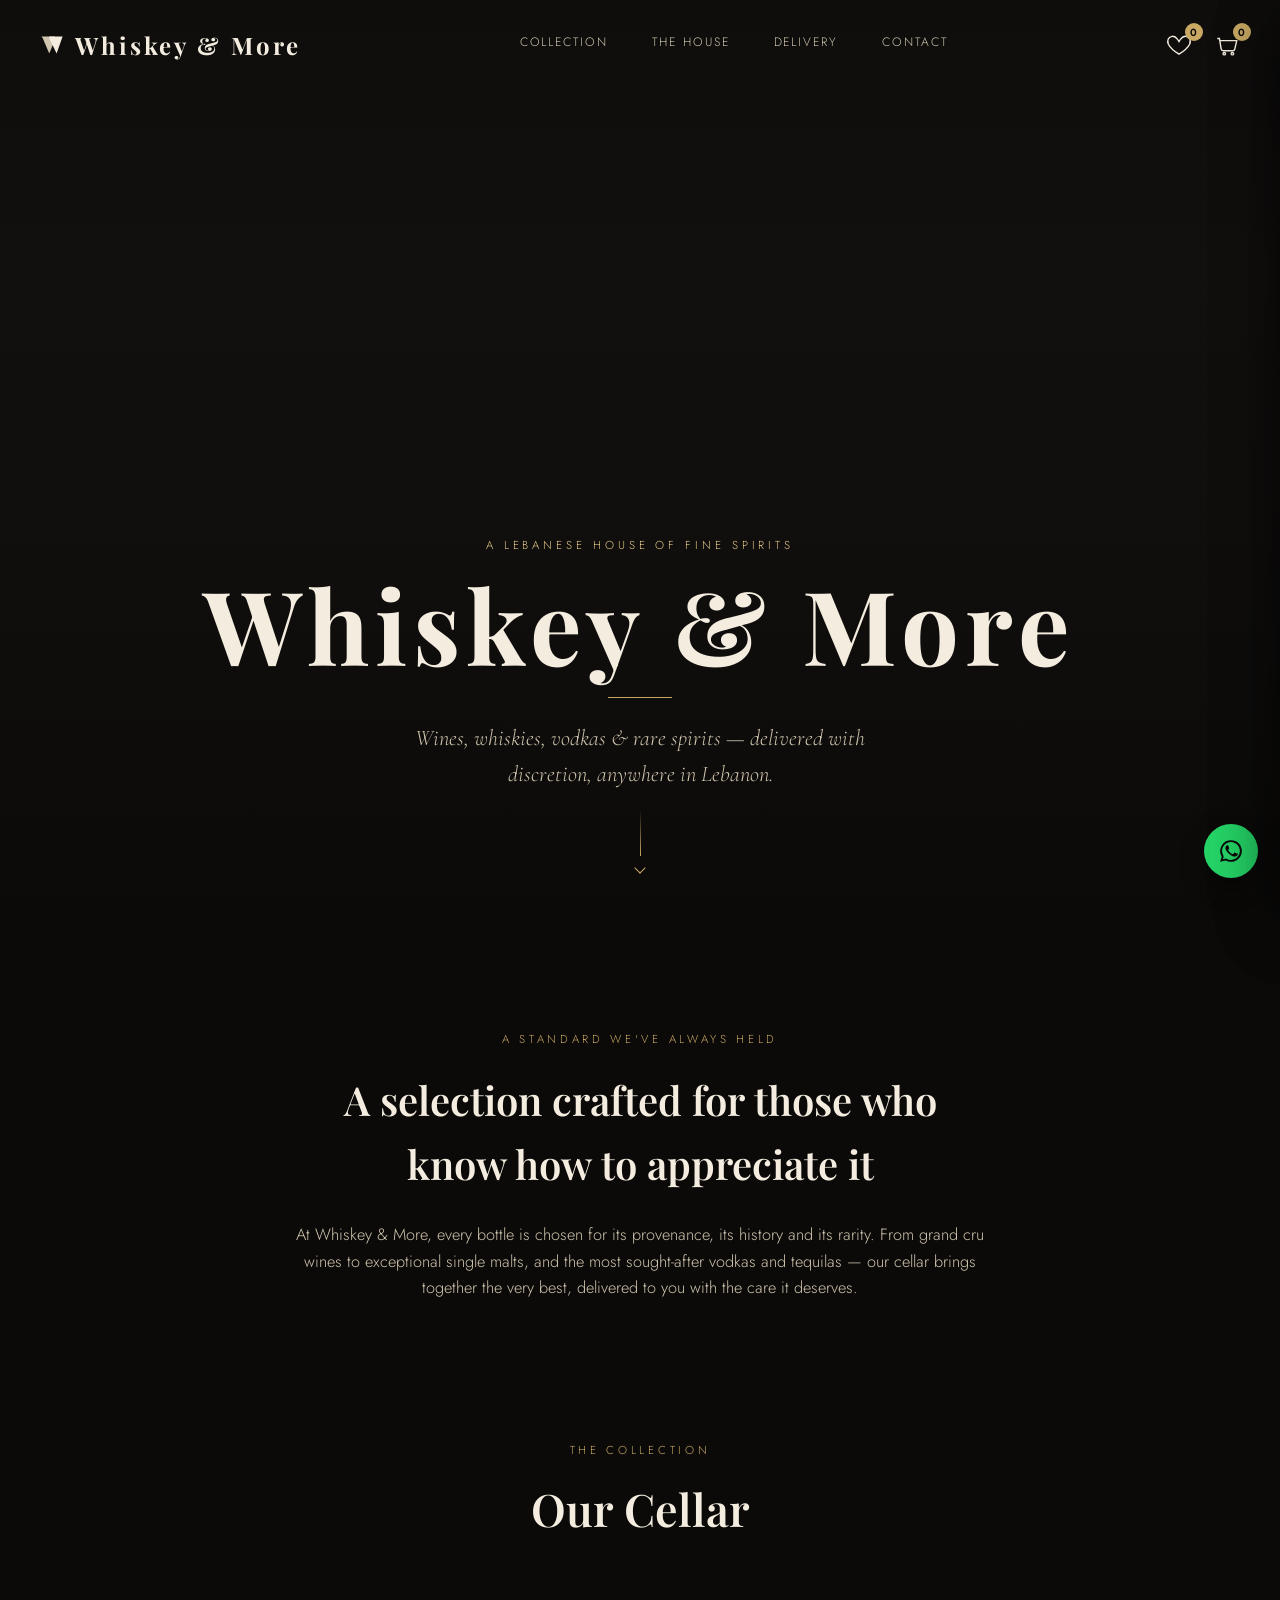
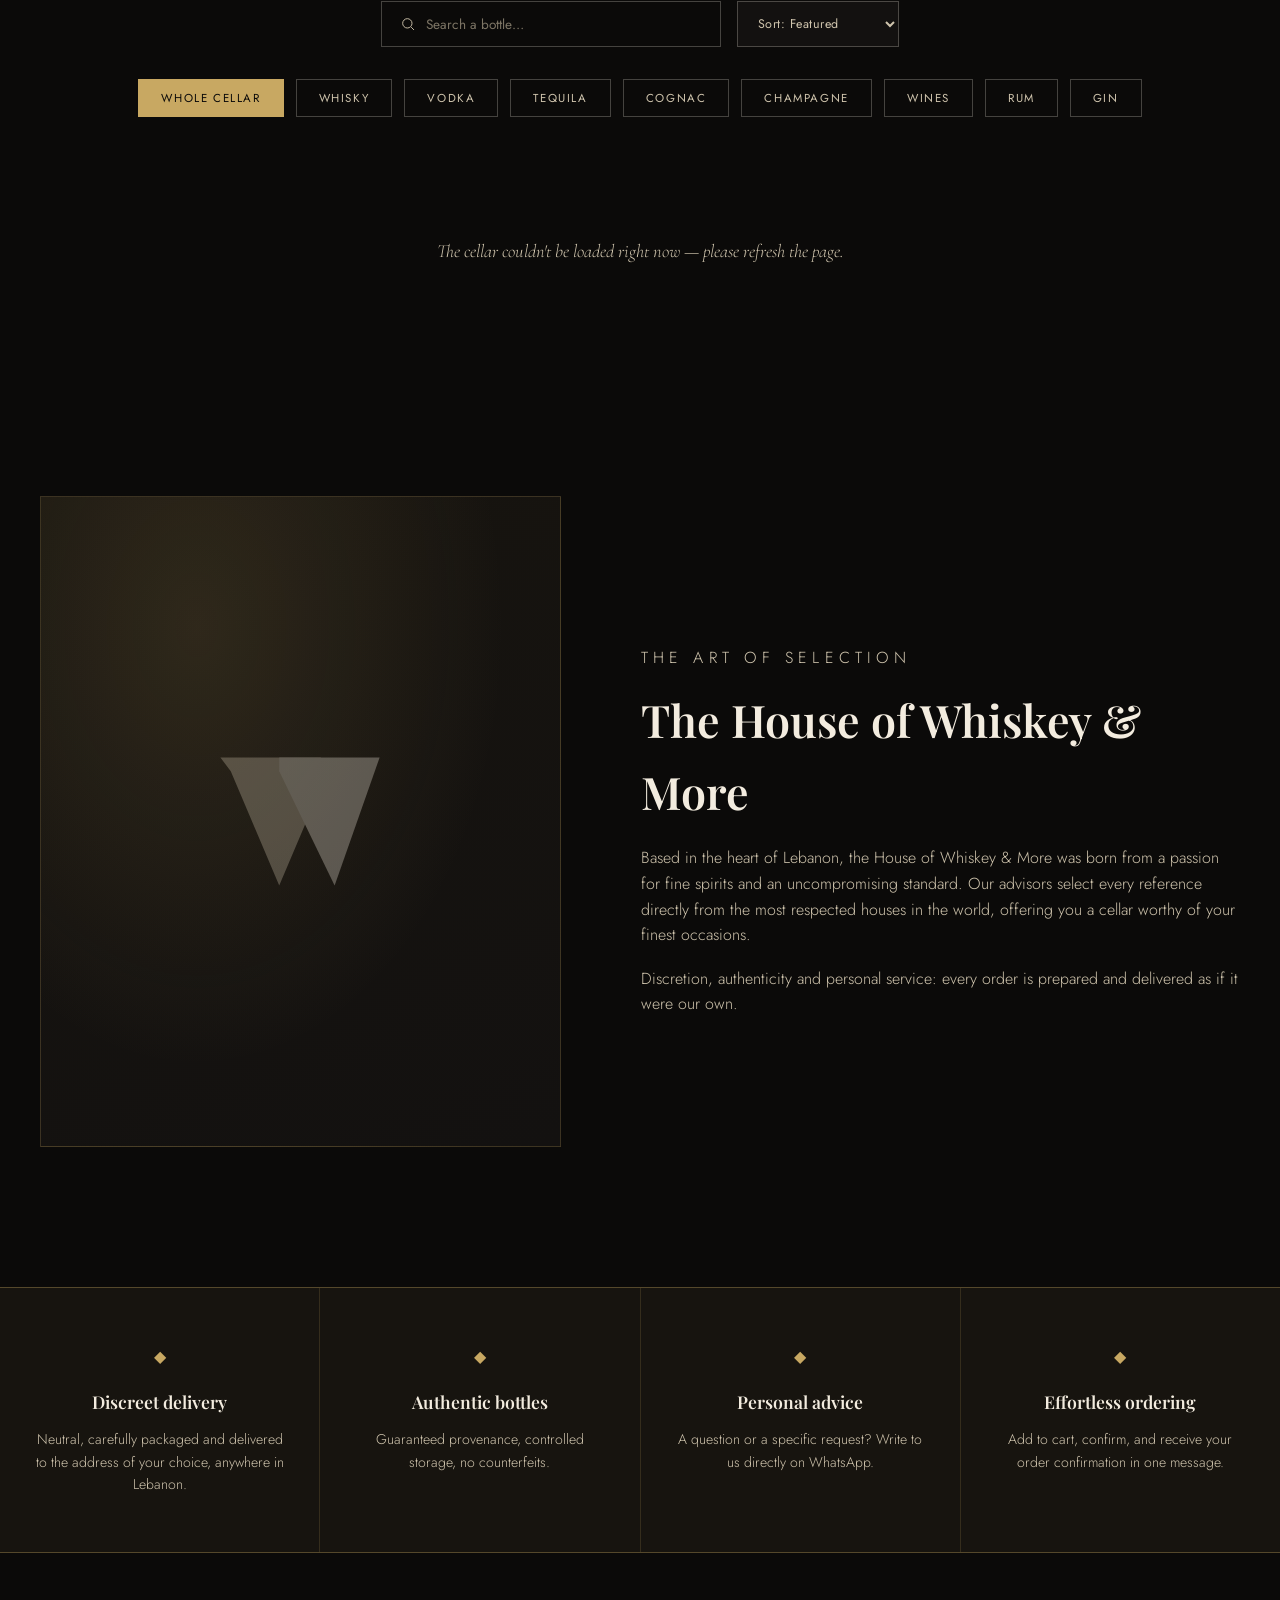
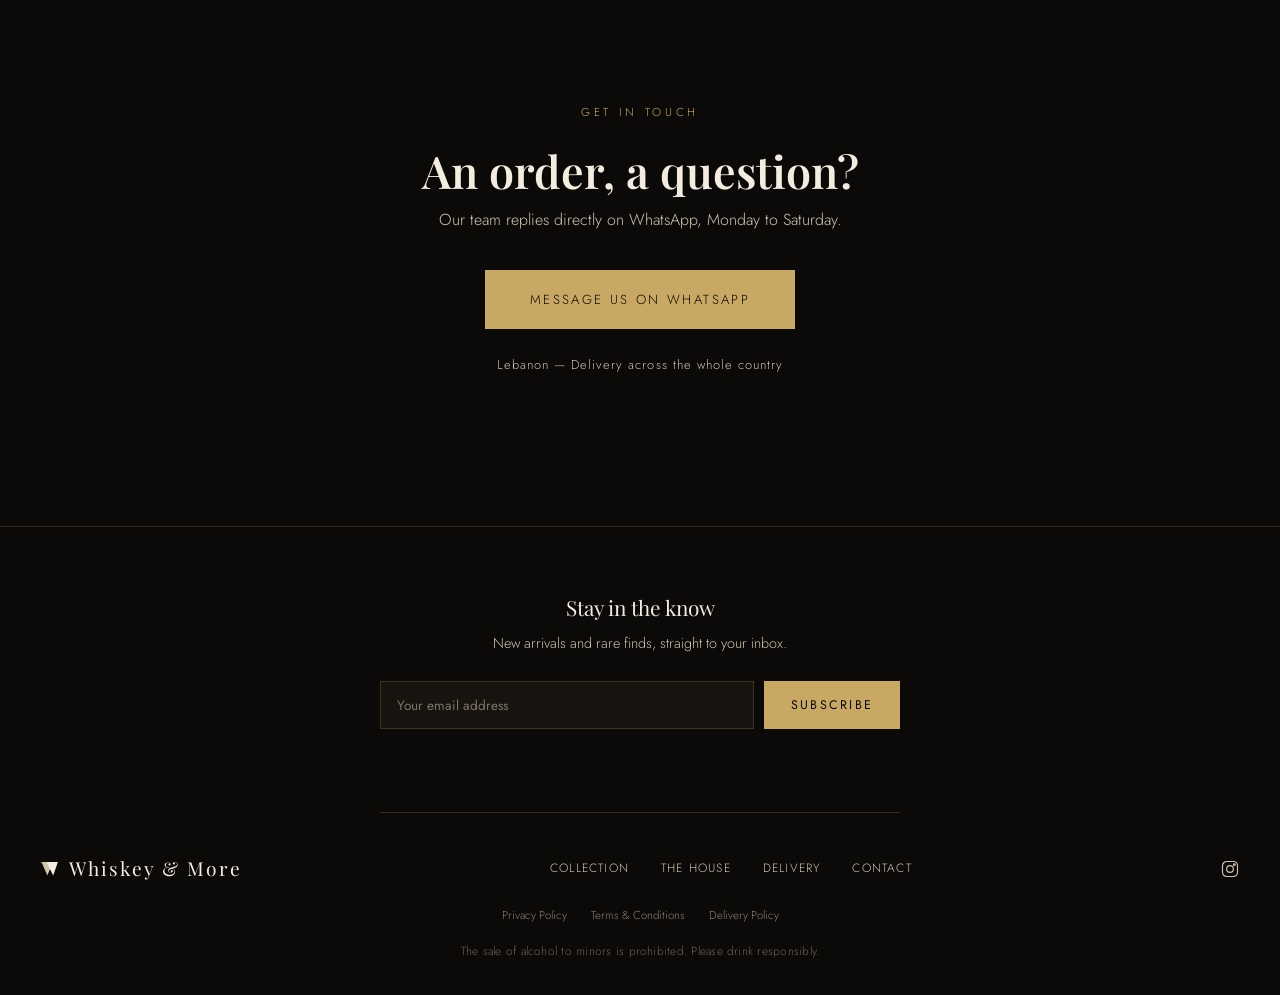
<file: index.html>
<!DOCTYPE html>
<html lang="en">
<head>
<meta charset="UTF-8">
<meta name="viewport" content="width=device-width, initial-scale=1.0">
<title>Whiskey &amp; More — House of Fine Spirits | Lebanon</title>
<meta name="description" content="Whiskey &amp; More — a curated selection of wines, whiskies, vodkas, tequilas and rare spirits. Discreet delivery across Lebanon, order via WhatsApp.">
<link rel="preconnect" href="https://fonts.googleapis.com">
<link rel="preconnect" href="https://fonts.gstatic.com" crossorigin>
<link href="https://fonts.googleapis.com/css2?family=Cormorant+Garamond:ital,wght@0,400;0,500;0,600;1,400&family=Jost:wght@300;400;500;600&family=Playfair+Display:wght@500;600;700&display=swap" rel="stylesheet">
<link rel="stylesheet" href="css/style.css">
</head>
<body>

<!-- ===== Age verification gate (disabled for client preview — re-enable by removing the hidden attribute before going live) ===== -->
<div id="ageGate" class="age-gate" hidden>
  <div class="age-gate__panel">
    <p class="age-gate__mark">
      <svg class="brand__mark" viewBox="60 52 104 86" aria-hidden="true"><polygon points="66,58 124,58 128,66 100,132 72,66" fill="#cfc4ad"/><polygon points="100,58 158,58 132,132 100,66" fill="#f3ecdf"/></svg>
      <span>Whiskey &amp; More</span>
    </p>
    <h2>Welcome to our house</h2>
    <p class="age-gate__text">Access to this site is reserved for those of legal drinking age in Lebanon. By continuing, you confirm that you are of legal age.</p>
    <div class="age-gate__actions">
      <button id="ageConfirm" class="btn btn--gold">I am of legal age — Enter</button>
      <a href="https://www.google.com" class="btn btn--ghost">Leave the site</a>
    </div>
  </div>
</div>

<!-- ===== Cart / mobile menu overlay ===== -->
<div id="overlay" class="overlay"></div>

<!-- ===== Navigation ===== -->
<header id="siteHeader" class="site-header">
  <div class="site-header__inner">
    <button id="menuToggle" class="menu-toggle" aria-label="Menu">
      <span></span><span></span><span></span>
    </button>

    <a href="#hero" class="brand">
      <svg class="brand__mark" viewBox="60 52 104 86" aria-hidden="true"><polygon points="66,58 124,58 128,66 100,132 72,66" fill="#cfc4ad"/><polygon points="100,58 158,58 132,132 100,66" fill="#f3ecdf"/></svg>
      <span>Whiskey &amp; More</span>
    </a>

    <nav id="mainNav" class="main-nav">
      <a href="#collection" class="nav-link">Collection</a>
      <a href="#maison" class="nav-link">The House</a>
      <a href="#delivery" class="nav-link">Delivery</a>
      <a href="#contact" class="nav-link">Contact</a>
    </nav>

    <div class="header-actions">
      <button id="wishlistToggle" class="cart-toggle" aria-label="Wishlist">
        <svg viewBox="0 0 24 24" fill="none" stroke="currentColor" stroke-width="1.3"><path d="M12 20.5s-7.5-4.6-9.8-9.2C.6 7.8 2.3 4.3 5.7 4c2-.2 3.6.9 4.8 2.6.4.5.6.8 1.5 2.2.9-1.4 1.1-1.7 1.5-2.2C14.7 4.9 16.3 3.8 18.3 4c3.4.3 5.1 3.8 3.5 7.3-2.3 4.6-9.8 9.2-9.8 9.2Z"/></svg>
        <span id="wishlistCount" class="cart-count">0</span>
      </button>
      <button id="cartToggle" class="cart-toggle" aria-label="Cart">
        <svg viewBox="0 0 24 24" fill="none" stroke="currentColor" stroke-width="1.3"><path d="M3 6h2l1.6 9.6a2 2 0 0 0 2 1.7h8.6a2 2 0 0 0 2-1.6L21 8H6"/><circle cx="9.5" cy="20" r="1.15"/><circle cx="17" cy="20" r="1.15"/></svg>
        <span id="cartCount" class="cart-count">0</span>
      </button>
    </div>
  </div>
</header>

<!-- ===== HERO — reserved video space ===== -->
<section id="hero" class="hero">
  <!--
    VIDEO SPACE: paste your YouTube link into the YOUTUBE_URL constant
    at the top of js/script.js. It will fill this container automatically,
    autoplay, muted, looping, full screen.
  -->
  <div class="hero__video-wrap"><div id="heroVideoWrap"></div></div>
  <div id="heroVideoCover" class="hero__video-cover"></div>
  <div class="hero__scrim"></div>

  <div class="hero__content">
    <p class="hero__eyebrow">A Lebanese house of fine spirits</p>
    <h1 class="hero__title">Whiskey &amp; More</h1>
    <span class="hero__rule"></span>
    <p class="hero__tagline">Wines, whiskies, vodkas &amp; rare spirits — delivered with discretion, anywhere in Lebanon.</p>
  </div>

  <a href="#collection" class="hero__scroll" aria-label="Scroll down">
    <span class="hero__scroll-line"></span>
    <span class="hero__scroll-chevron"></span>
  </a>
</section>

<!-- ===== Editorial intro ===== -->
<section class="intro">
  <p class="intro__kicker">A standard we've always held</p>
  <h2 class="intro__title">A selection crafted for those who know how to appreciate it</h2>
  <p class="intro__text">At Whiskey &amp; More, every bottle is chosen for its provenance, its history and its rarity. From grand cru wines to exceptional single malts, and the most sought-after vodkas and tequilas — our cellar brings together the very best, delivered to you with the care it deserves.</p>
</section>

<!-- ===== Collection / Products ===== -->
<section id="collection" class="collection">
  <div class="section-head">
    <p class="section-head__kicker">The Collection</p>
    <h2 class="section-head__title">Our Cellar</h2>
  </div>

  <div class="collection-toolbar">
    <div class="search-box">
      <svg viewBox="0 0 24 24" fill="none" stroke="currentColor" stroke-width="1.4"><circle cx="11" cy="11" r="7"/><path d="M21 21l-4.3-4.3"/></svg>
      <input type="text" id="searchInput" placeholder="Search a bottle…">
    </div>
    <select id="sortSelect" class="sort-select">
      <option value="default">Sort: Featured</option>
      <option value="price-asc">Price: Low to High</option>
      <option value="price-desc">Price: High to Low</option>
      <option value="name-asc">Name: A–Z</option>
    </select>
  </div>

  <div id="filters" class="filters"></div>
  <div id="productGrid" class="product-grid"></div>
</section>

<!-- ===== The House ===== -->
<section id="maison" class="maison">
  <div class="maison__visual" aria-hidden="true">
    <div class="maison__frame">
      <svg class="maison__mark" viewBox="60 52 104 86"><polygon points="66,58 124,58 128,66 100,132 72,66" fill="#cfc4ad"/><polygon points="100,58 158,58 132,132 100,66" fill="#f3ecdf"/></svg>
    </div>
  </div>
  <div class="maison__content">
    <p class="section-head__kicker">The Art of Selection</p>
    <h2 class="section-head__title">The House of Whiskey &amp; More</h2>
    <p>Based in the heart of Lebanon, the House of Whiskey &amp; More was born from a passion for fine spirits and an uncompromising standard. Our advisors select every reference directly from the most respected houses in the world, offering you a cellar worthy of your finest occasions.</p>
    <p>Discretion, authenticity and personal service: every order is prepared and delivered as if it were our own.</p>
  </div>
</section>

<!-- ===== Delivery / Guarantees ===== -->
<section id="delivery" class="promise">
  <div class="promise__item">
    <span class="promise__icon">◆</span>
    <h3>Discreet delivery</h3>
    <p>Neutral, carefully packaged and delivered to the address of your choice, anywhere in Lebanon.</p>
  </div>
  <div class="promise__item">
    <span class="promise__icon">◆</span>
    <h3>Authentic bottles</h3>
    <p>Guaranteed provenance, controlled storage, no counterfeits.</p>
  </div>
  <div class="promise__item">
    <span class="promise__icon">◆</span>
    <h3>Personal advice</h3>
    <p>A question or a specific request? Write to us directly on WhatsApp.</p>
  </div>
  <div class="promise__item">
    <span class="promise__icon">◆</span>
    <h3>Effortless ordering</h3>
    <p>Add to cart, confirm, and receive your order confirmation in one message.</p>
  </div>
</section>

<!-- ===== Contact ===== -->
<section id="contact" class="contact">
  <div class="contact__inner">
    <p class="section-head__kicker">Get In Touch</p>
    <h2 class="section-head__title">An order, a question?</h2>
    <p class="contact__text">Our team replies directly on WhatsApp, Monday to Saturday.</p>
    <a id="whatsappContact" href="#" target="_blank" rel="noopener" class="btn btn--gold btn--lg">Message us on WhatsApp</a>
    <p class="contact__meta">Lebanon — Delivery across the whole country</p>
  </div>
</section>

<!-- ===== Footer ===== -->
<footer class="site-footer">
  <div class="site-footer__newsletter">
    <p class="site-footer__newsletter-title">Stay in the know</p>
    <p class="site-footer__newsletter-text">New arrivals and rare finds, straight to your inbox.</p>
    <form id="newsletterForm" class="newsletter-form">
      <input type="email" id="newsletterEmail" placeholder="Your email address" required>
      <button type="submit" class="btn btn--gold">Subscribe</button>
    </form>
    <p id="newsletterStatus" class="newsletter-status"></p>
  </div>

  <div class="site-footer__inner">
    <p class="site-footer__brand">
      <svg class="brand__mark" viewBox="60 52 104 86" aria-hidden="true"><polygon points="66,58 124,58 128,66 100,132 72,66" fill="#cfc4ad"/><polygon points="100,58 158,58 132,132 100,66" fill="#f3ecdf"/></svg>
      <span>Whiskey &amp; More</span>
    </p>
    <nav class="site-footer__nav">
      <a href="#collection">Collection</a>
      <a href="#maison">The House</a>
      <a href="#delivery">Delivery</a>
      <a href="#contact">Contact</a>
    </nav>
    <a href="https://www.instagram.com/wiskeymore/" target="_blank" rel="noopener" class="site-footer__social" aria-label="Instagram">
      <svg viewBox="0 0 24 24" fill="none" stroke="currentColor" stroke-width="1.4"><rect x="3" y="3" width="18" height="18" rx="5"/><circle cx="12" cy="12" r="4"/><circle cx="17.2" cy="6.8" r="1"/></svg>
    </a>
  </div>

  <nav class="site-footer__legal-nav">
    <a href="legal.html#privacy">Privacy Policy</a>
    <a href="legal.html#terms">Terms &amp; Conditions</a>
    <a href="legal.html#delivery">Delivery Policy</a>
  </nav>

  <p class="site-footer__legal">The sale of alcohol to minors is prohibited. Please drink responsibly.</p>
</footer>

<!-- ===== Floating WhatsApp button ===== -->
<a id="whatsappFloat" href="#" target="_blank" rel="noopener" class="whatsapp-float" aria-label="Chat on WhatsApp">
  <svg viewBox="0 0 24 24" fill="currentColor"><path d="M17.5 14.4c-.3-.1-1.7-.9-2-1-.3-.1-.5-.1-.6.1-.2.3-.7 1-.9 1.2-.2.2-.3.2-.6.1-.3-.1-1.2-.5-2.3-1.5-.9-.8-1.4-1.7-1.6-2-.2-.3 0-.5.1-.6.1-.1.3-.3.4-.5.1-.1.2-.3.3-.4.1-.2 0-.3 0-.5C10.2 9 9.7 7.7 9.5 7.2c-.2-.5-.4-.4-.6-.4h-.5c-.2 0-.5.1-.7.3-.2.3-.9.9-.9 2.2s1 2.6 1.1 2.8c.1.2 2 3 4.8 4.3.7.3 1.2.5 1.6.6.7.2 1.3.2 1.8.1.5-.1 1.7-.7 2-1.4.2-.7.2-1.2.2-1.4-.1-.1-.3-.2-.6-.3Z"/><path d="M12 2a10 10 0 0 0-8.6 15.1L2 22l5.1-1.3A10 10 0 1 0 12 2Zm0 18.2a8.2 8.2 0 0 1-4.2-1.1l-.3-.2-3 .8.8-2.9-.2-.3A8.2 8.2 0 1 1 12 20.2Z"/></svg>
</a>

<!-- ===== Wishlist ===== -->
<aside id="wishlistDrawer" class="cart-drawer">
  <div class="cart-drawer__head">
    <h2>Your Wishlist</h2>
    <button id="wishlistClose" class="cart-close" aria-label="Close">&times;</button>
  </div>
  <div id="wishlistItems" class="cart-items"></div>
</aside>

<!-- ===== Cart ===== -->
<aside id="cartDrawer" class="cart-drawer">
  <div class="cart-drawer__head">
    <h2>Your Cart</h2>
    <button id="cartClose" class="cart-close" aria-label="Close">&times;</button>
  </div>

  <div id="cartItems" class="cart-items"></div>

  <div class="cart-drawer__foot">
    <div class="cart-total">
      <span>Total</span>
      <span id="cartTotal">$0</span>
    </div>

    <form id="orderForm" class="order-form">
      <input type="text" id="custName" placeholder="Full name" required>
      <input type="tel" id="custPhone" placeholder="Phone number" required>
      <input type="text" id="custAddress" placeholder="Delivery address" required>
      <textarea id="custNote" placeholder="Note (optional)" rows="2"></textarea>
      <button type="submit" class="btn btn--gold btn--full">Order via WhatsApp</button>
    </form>
  </div>
</aside>

<script src="js/script.js"></script>
</body>
</html>
</file>
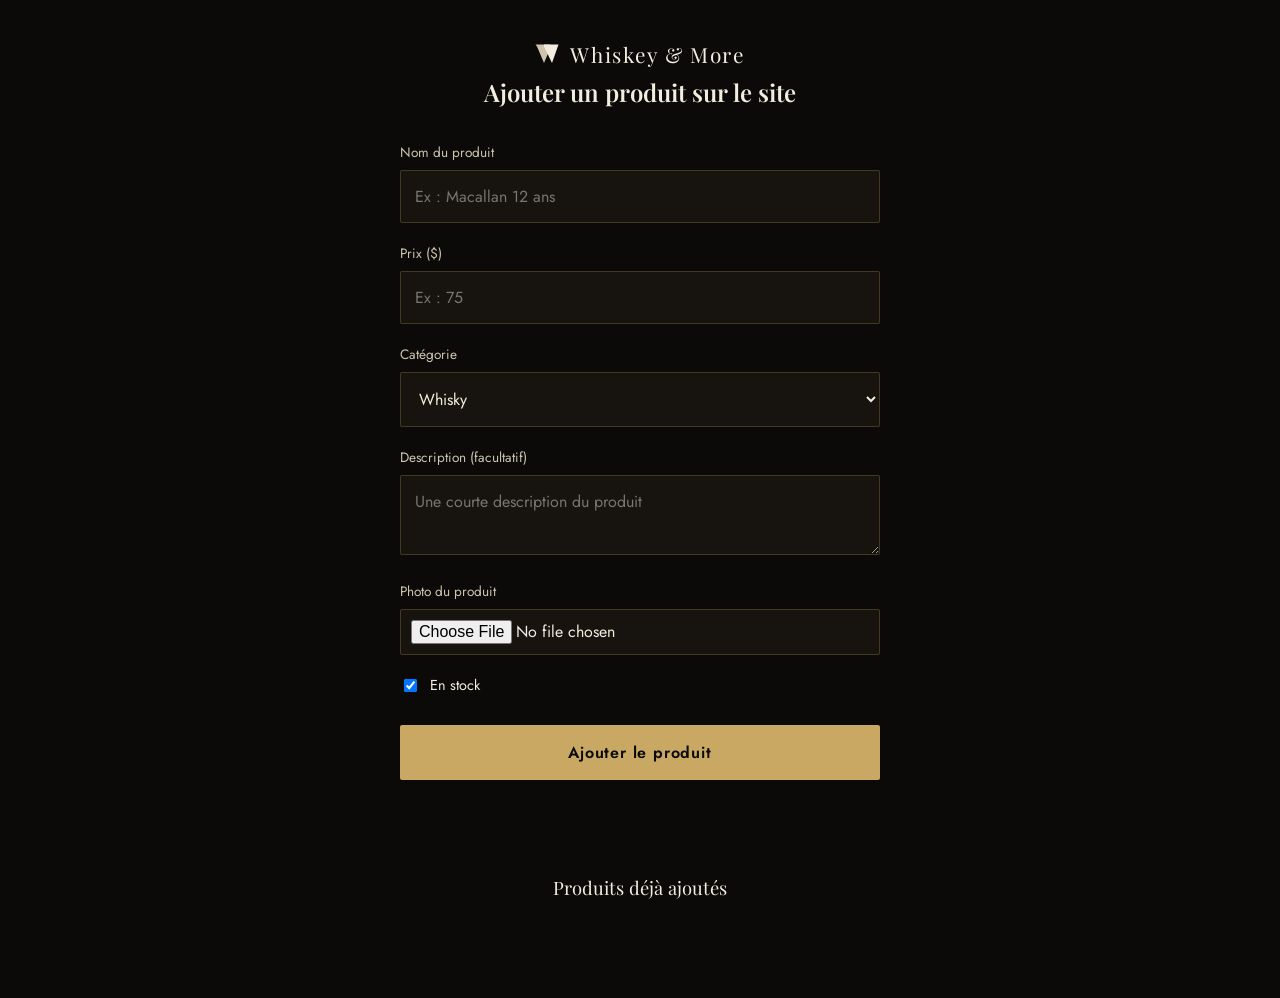
<file: admin.html>
<!DOCTYPE html>
<html lang="fr">
<head>
<meta charset="UTF-8">
<meta name="viewport" content="width=device-width, initial-scale=1.0">
<title>Whiskey & More — Ajouter un produit</title>
<meta name="robots" content="noindex, nofollow">
<link rel="preconnect" href="https://fonts.googleapis.com">
<link rel="preconnect" href="https://fonts.gstatic.com" crossorigin>
<link href="https://fonts.googleapis.com/css2?family=Jost:wght@400;500;600&family=Playfair+Display:wght@600;700&display=swap" rel="stylesheet">
<style>
  :root{
    --black:#0b0a09; --panel:#17140f; --cream:#f3ecdf; --cream-dim:#cfc4ad;
    --gold:#c8a862; --gold-bright:#e4c988; --line:rgba(200,168,98,.25);
  }
  *{ box-sizing:border-box; }
  body{
    margin:0; background:var(--black); color:var(--cream);
    font-family:'Jost', Arial, sans-serif; font-weight:400;
    display:flex; justify-content:center; padding:40px 18px 80px;
  }
  .card{ width:100%; max-width:480px; }
  .brand{ display:flex; align-items:center; gap:10px; justify-content:center; margin-bottom:8px; }
  .brand__mark{ width:26px; }
  .brand span{ font-family:'Playfair Display', serif; font-size:1.3rem; letter-spacing:.08em; }
  h1{
    font-family:'Playfair Display', serif; font-weight:600; font-size:1.5rem;
    text-align:center; margin:6px 0 34px; color:var(--cream);
  }
  label{ display:block; font-size:.85rem; color:var(--cream-dim); margin:20px 0 8px; }
  input, select, textarea{
    width:100%; background:var(--panel); border:1px solid var(--line); color:var(--cream);
    padding:14px; font-family:inherit; font-size:1rem; border-radius:2px;
  }
  input:focus, select:focus, textarea:focus{ outline:none; border-color:var(--gold); }
  textarea{ resize:vertical; min-height:80px; }
  input[type="file"]{ padding:10px; }
  button{
    width:100%; margin-top:30px; padding:16px; border:none; border-radius:2px;
    background:var(--gold); color:var(--black); font-family:inherit; font-size:1rem;
    font-weight:600; letter-spacing:.05em; cursor:pointer;
  }
  button:disabled{ opacity:.5; cursor:default; }
  button:hover:not(:disabled){ background:var(--gold-bright); }
  #status{ text-align:center; margin-top:18px; font-size:.9rem; min-height:1.2em; }
  #status.ok{ color:#8fce9a; }
  #status.err{ color:#e08a8a; }

  .checkbox-row{
    display:flex; align-items:center; gap:10px; margin:20px 0 0; font-size:.9rem; color:var(--cream);
  }
  .checkbox-row input{ width:auto; }

  .list-head{
    font-family:'Playfair Display', serif; font-size:1.15rem; margin:60px 0 18px; text-align:center;
  }
  .product-row{
    display:flex; align-items:center; gap:14px; padding:14px 0; border-bottom:1px solid var(--line);
  }
  .product-row__thumb{
    width:46px; height:58px; object-fit:cover; background:var(--panel); flex-shrink:0; border:1px solid var(--line);
  }
  .product-row__info{ flex:1; min-width:0; }
  .product-row__name{ font-size:.95rem; }
  .product-row__meta{ font-size:.8rem; color:var(--cream-dim); }
  .product-row__del{
    background:none; border:1px solid rgba(224,138,138,.4); color:#e08a8a;
    width:auto; margin:0; padding:8px 14px; font-size:.75rem; letter-spacing:.05em; border-radius:2px;
  }
  .product-row__del:hover{ background:rgba(224,138,138,.12); }
  .empty-note{ text-align:center; color:var(--cream-dim); font-size:.9rem; padding:20px 0; }
</style>
</head>
<body>
<div class="card">
  <div class="brand">
    <svg class="brand__mark" viewBox="60 52 104 86" aria-hidden="true"><polygon points="66,58 124,58 128,66 100,132 72,66" fill="#cfc4ad"/><polygon points="100,58 158,58 132,132 100,66" fill="#f3ecdf"/></svg>
    <span>Whiskey &amp; More</span>
  </div>
  <h1>Ajouter un produit sur le site</h1>

  <form id="productForm">
    <label for="name">Nom du produit</label>
    <input type="text" id="name" required placeholder="Ex : Macallan 12 ans">

    <label for="price">Prix ($)</label>
    <input type="number" id="price" required min="0" step="0.01" placeholder="Ex : 75">

    <label for="category">Catégorie</label>
    <select id="category" required>
      <option value="whisky">Whisky</option>
      <option value="vodka">Vodka</option>
      <option value="tequila">Tequila</option>
      <option value="cognac">Cognac</option>
      <option value="champagne">Champagne</option>
      <option value="vins">Vin</option>
      <option value="rhum">Rhum</option>
      <option value="gin">Gin</option>
    </select>

    <label for="description">Description (facultatif)</label>
    <textarea id="description" placeholder="Une courte description du produit"></textarea>

    <label for="photo">Photo du produit</label>
    <input type="file" id="photo" accept="image/*">

    <label class="checkbox-row"><input type="checkbox" id="inStock" checked> En stock</label>

    <button type="submit" id="submitBtn">Ajouter le produit</button>
    <p id="status"></p>
  </form>

  <p class="list-head">Produits déjà ajoutés</p>
  <div id="productList"></div>
</div>

<script>
const SUPABASE_URL = "https://jpxlqismhmgwhkrzqcvc.supabase.co";
const SUPABASE_KEY = "sb_publishable_oNU9YVWCPeJQrE4wJbeHvA_ihyg3m2h";
const H = { apikey: SUPABASE_KEY, Authorization: `Bearer ${SUPABASE_KEY}` };

const form = document.getElementById("productForm");
const statusEl = document.getElementById("status");
const submitBtn = document.getElementById("submitBtn");
const listEl = document.getElementById("productList");

function setStatus(text, kind){
  statusEl.textContent = text;
  statusEl.className = kind || "";
}

async function uploadPhoto(file){
  const ext = (file.name.split(".").pop() || "jpg").toLowerCase();
  const path = `${Date.now()}-${Math.random().toString(36).slice(2,8)}.${ext}`;
  const res = await fetch(`${SUPABASE_URL}/storage/v1/object/product-photos/${path}`, {
    method: "POST",
    headers: { ...H, "Content-Type": file.type || "image/jpeg" },
    body: file,
  });
  if(!res.ok) throw new Error("upload failed");
  return `${SUPABASE_URL}/storage/v1/object/public/product-photos/${path}`;
}

async function loadProducts(){
  const res = await fetch(`${SUPABASE_URL}/rest/v1/products?select=*&order=created_at.desc`, { headers: H });
  const data = await res.json();
  if(data.length === 0){
    listEl.innerHTML = `<p class="empty-note">Aucun produit pour l'instant.</p>`;
    return;
  }
  listEl.innerHTML = data.map(p => `
    <div class="product-row">
      ${p.image_url ? `<img class="product-row__thumb" src="${p.image_url}">` : `<div class="product-row__thumb"></div>`}
      <div class="product-row__info">
        <div class="product-row__name">${p.name}</div>
        <div class="product-row__meta">$${p.price} — ${p.category}${p.in_stock === false ? " — <span style='color:#e08a8a;'>Épuisé</span>" : ""}</div>
      </div>
      <button class="product-row__del" data-id="${p.id}">Supprimer</button>
    </div>
  `).join("");
}

listEl.addEventListener("click", async (e)=>{
  const btn = e.target.closest(".product-row__del");
  if(!btn) return;
  if(!confirm("Supprimer ce produit ?")) return;
  btn.disabled = true;
  await fetch(`${SUPABASE_URL}/rest/v1/products?id=eq.${btn.dataset.id}`, {
    method: "DELETE",
    headers: H,
  });
  loadProducts();
});

form.addEventListener("submit", async (e)=>{
  e.preventDefault();
  submitBtn.disabled = true;
  setStatus("Ajout en cours…");

  try{
    const name = document.getElementById("name").value.trim();
    const price = parseFloat(document.getElementById("price").value);
    const category = document.getElementById("category").value;
    const description = document.getElementById("description").value.trim();
    const file = document.getElementById("photo").files[0];
    const in_stock = document.getElementById("inStock").checked;

    let image_url = null;
    if(file) image_url = await uploadPhoto(file);

    let res = await fetch(`${SUPABASE_URL}/rest/v1/products`, {
      method: "POST",
      headers: { ...H, "Content-Type": "application/json", Prefer: "return=minimal" },
      body: JSON.stringify({ name, price, category, description, image_url, in_stock }),
    });
    if(!res.ok && res.status === 400){
      // "in_stock" column not created yet in Supabase — retry without it
      res = await fetch(`${SUPABASE_URL}/rest/v1/products`, {
        method: "POST",
        headers: { ...H, "Content-Type": "application/json", Prefer: "return=minimal" },
        body: JSON.stringify({ name, price, category, description, image_url }),
      });
    }
    if(!res.ok) throw new Error("insert failed");

    form.reset();
    setStatus("✓ Produit ajouté !", "ok");
    loadProducts();
  } catch(err){
    setStatus("Une erreur est survenue, réessayez.", "err");
  } finally {
    submitBtn.disabled = false;
  }
});

loadProducts();
</script>
</body>
</html>
</file>
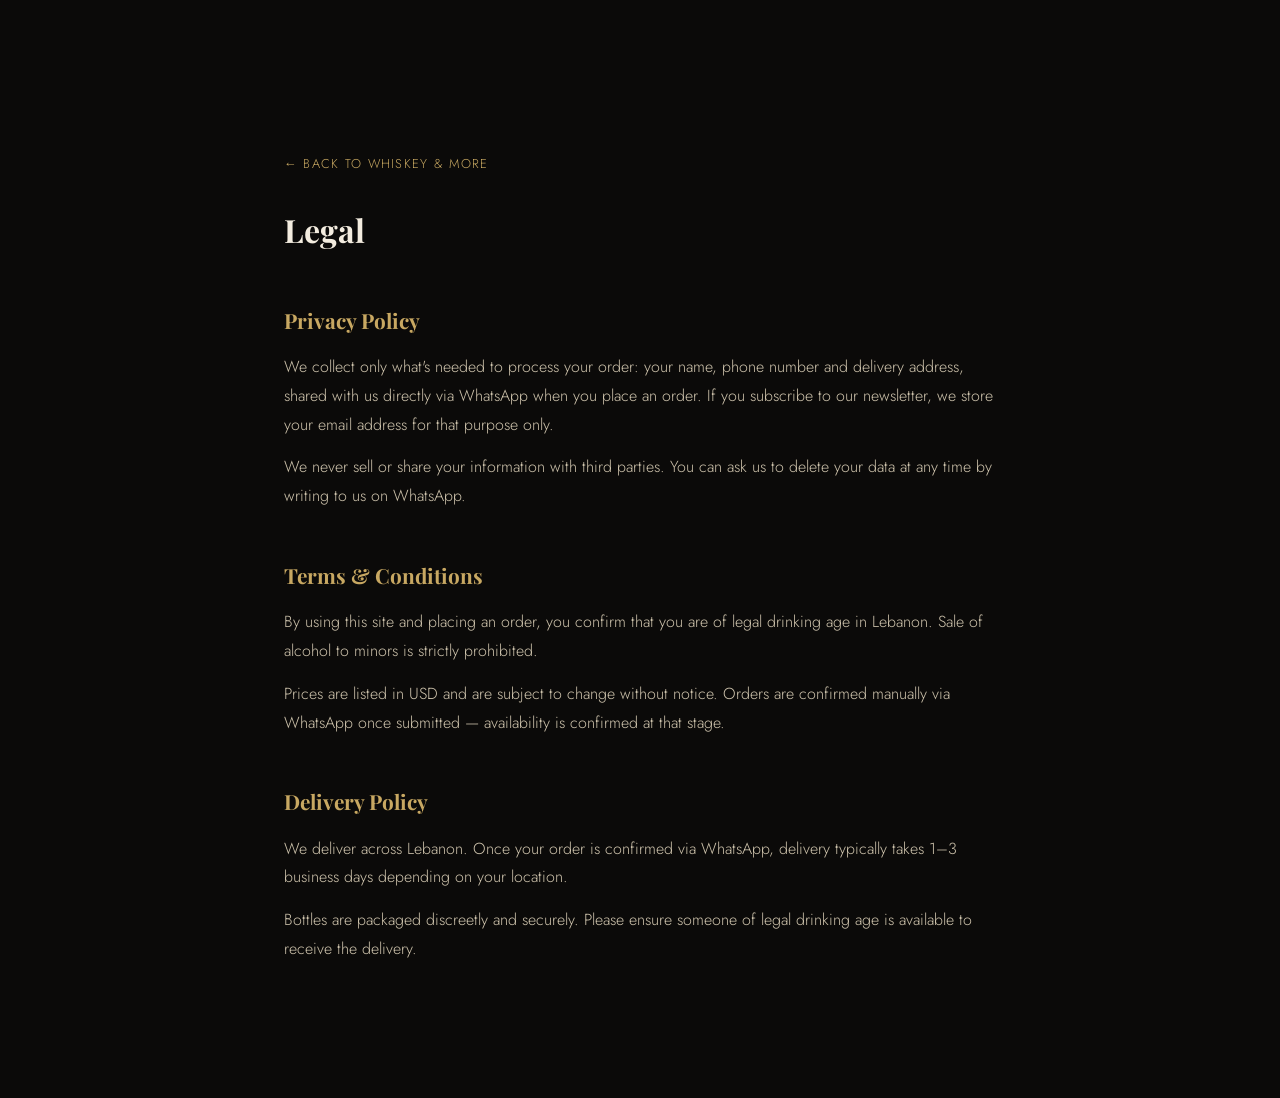
<file: legal.html>
<!DOCTYPE html>
<html lang="en">
<head>
<meta charset="UTF-8">
<meta name="viewport" content="width=device-width, initial-scale=1.0">
<title>Whiskey &amp; More — Legal</title>
<link href="https://fonts.googleapis.com/css2?family=Jost:wght@300;400;500&family=Playfair+Display:wght@600;700&display=swap" rel="stylesheet">
<link rel="stylesheet" href="css/style.css">
<style>
  .legal-wrap{ max-width:760px; margin:0 auto; padding:150px 24px 120px; }
  .legal-wrap h1{ font-family:var(--serif); font-size:2rem; margin-bottom:40px; }
  .legal-wrap h2{ font-family:var(--serif); font-size:1.3rem; color:var(--gold); margin:48px 0 16px; scroll-margin-top:110px; }
  .legal-wrap p, .legal-wrap li{ color:var(--cream-dim); line-height:1.8; margin-bottom:14px; }
  .legal-wrap a{ color:var(--gold); }
  .legal-back{ display:inline-block; margin-bottom:30px; color:var(--gold); font-size:.8rem; letter-spacing:.1em; text-transform:uppercase; }
</style>
</head>
<body>
<div class="legal-wrap">
  <a href="index.html" class="legal-back">&larr; Back to Whiskey &amp; More</a>
  <h1>Legal</h1>

  <h2 id="privacy">Privacy Policy</h2>
  <p>We collect only what's needed to process your order: your name, phone number and delivery address, shared with us directly via WhatsApp when you place an order. If you subscribe to our newsletter, we store your email address for that purpose only.</p>
  <p>We never sell or share your information with third parties. You can ask us to delete your data at any time by writing to us on WhatsApp.</p>

  <h2 id="terms">Terms &amp; Conditions</h2>
  <p>By using this site and placing an order, you confirm that you are of legal drinking age in Lebanon. Sale of alcohol to minors is strictly prohibited.</p>
  <p>Prices are listed in USD and are subject to change without notice. Orders are confirmed manually via WhatsApp once submitted — availability is confirmed at that stage.</p>

  <h2 id="delivery">Delivery Policy</h2>
  <p>We deliver across Lebanon. Once your order is confirmed via WhatsApp, delivery typically takes 1–3 business days depending on your location.</p>
  <p>Bottles are packaged discreetly and securely. Please ensure someone of legal drinking age is available to receive the delivery.</p>
</div>
</body>
</html>
</file>
<file: css/style.css>
/* =========================================================
   Whiskey & More — Maison de Spiritueux d'Exception
   ========================================================= */

:root{
  --black:        #0b0a09;
  --black-soft:   #131110;
  --panel:        #17140f;
  --cream:        #f3ecdf;
  --cream-dim:    #cfc4ad;
  --gold:         #c8a862;
  --gold-bright:  #e4c988;
  --wine:         #5c1420;
  --line:         rgba(200,168,98,.22);
  --shadow:       0 20px 60px rgba(0,0,0,.45);

  --serif:  'Playfair Display', 'Georgia', serif;
  --script: 'Cormorant Garamond', 'Georgia', serif;
  --sans:   'Jost', 'Helvetica Neue', Arial, sans-serif;
}

*{ box-sizing:border-box; margin:0; padding:0; }
html{ scroll-behavior:smooth; }
body{
  background:var(--black);
  color:var(--cream);
  font-family:var(--sans);
  font-weight:300;
  line-height:1.6;
  -webkit-font-smoothing:antialiased;
  overflow-x:hidden;
}
body.no-scroll{
  overflow:hidden; position:fixed; width:100%;
}
img{ max-width:100%; display:block; }
a{ color:inherit; text-decoration:none; }
button{ font-family:inherit; cursor:pointer; background:none; border:none; color:inherit; }
ul{ list-style:none; }

::selection{ background:var(--gold); color:var(--black); }

::-webkit-scrollbar{ width:9px; }
::-webkit-scrollbar-track{ background:var(--black); }
::-webkit-scrollbar-thumb{ background:#3a3227; border-radius:0; }

.section-head{ text-align:center; margin-bottom:56px; }
.section-head__kicker{
  font-family:var(--sans); font-size:.72rem; letter-spacing:.32em; text-transform:uppercase;
  color:var(--gold); margin-bottom:14px;
}
.section-head__title{
  font-family:var(--serif); font-weight:600; font-size:clamp(1.9rem,3.5vw,2.8rem);
  color:var(--cream);
}

/* =========================================================
   Boutons
   ========================================================= */
.btn{
  display:inline-flex; align-items:center; justify-content:center;
  padding:15px 34px; font-family:var(--sans); font-size:.78rem; letter-spacing:.18em;
  text-transform:uppercase; border:1px solid transparent; transition:all .35s ease;
}
.btn--gold{ background:var(--gold); color:var(--black); }
.btn--gold:hover{ background:var(--gold-bright); }
.btn--ghost{ border-color:rgba(243,236,223,.35); color:var(--cream); }
.btn--ghost:hover{ border-color:var(--cream); }
.btn--lg{ padding:18px 44px; font-size:.82rem; }
.btn--full{ width:100%; }

/* =========================================================
   Age gate
   ========================================================= */
.age-gate{
  position:fixed; inset:0; z-index:400; background:var(--black);
  display:flex; align-items:center; justify-content:center; padding:24px;
  transition:opacity .5s ease, visibility .5s ease;
}
.age-gate[hidden]{ opacity:0; visibility:hidden; pointer-events:none; }
.age-gate__panel{ max-width:460px; text-align:center; }
.age-gate__mark{
  display:flex; flex-direction:column; align-items:center; gap:14px;
  font-family:var(--serif); font-size:1.4rem; letter-spacing:.3em; color:var(--gold); margin-bottom:28px;
}
.age-gate__mark .brand__mark{ width:34px; }
.age-gate__panel h2{ font-family:var(--serif); font-weight:500; font-size:1.7rem; margin-bottom:16px; }
.age-gate__text{ color:var(--cream-dim); font-size:.92rem; margin-bottom:32px; }
.age-gate__actions{ display:flex; gap:16px; justify-content:center; flex-wrap:wrap; }

/* =========================================================
   Overlay
   ========================================================= */
.overlay{
  position:fixed; inset:0; background:rgba(0,0,0,.6); z-index:150;
  opacity:0; visibility:hidden; transition:opacity .4s ease, visibility .4s ease;
}
.overlay.is-active{ opacity:1; visibility:visible; }

/* =========================================================
   Header
   ========================================================= */
.site-header{
  position:fixed; top:0; left:0; right:0; z-index:200;
  padding:26px 0; transition:background .4s ease, padding .4s ease, border-color .4s ease;
  border-bottom:1px solid transparent;
}
.site-header.is-scrolled{
  background:rgba(11,10,9,.92); backdrop-filter:blur(6px);
  padding:16px 0; border-color:var(--line);
}
.site-header__inner{
  max-width:1280px; margin:0 auto; padding:0 40px;
  display:flex; align-items:center; justify-content:space-between;
}
.brand{
  display:flex; align-items:center; gap:11px;
  font-family:var(--serif); font-weight:700; font-size:1.5rem; letter-spacing:.12em; color:var(--cream);
}
.brand__mark{ width:24px; height:auto; flex-shrink:0; }
.main-nav{ display:flex; gap:44px; }
.nav-link{
  font-size:.76rem; letter-spacing:.16em; text-transform:uppercase; color:var(--cream-dim);
  position:relative; padding-bottom:4px; transition:color .3s ease;
}
.nav-link::after{
  content:""; position:absolute; left:0; right:100%; bottom:0; height:1px; background:var(--gold);
  transition:right .35s ease;
}
.nav-link:hover{ color:var(--cream); }
.nav-link:hover::after{ right:0; }

.menu-toggle{ display:none; flex-direction:column; gap:5px; width:26px; position:relative; z-index:220; }
.menu-toggle span{
  height:1px; background:var(--cream); width:100%; transform-origin:center;
  transition:transform .3s ease, opacity .3s ease;
}
.menu-toggle.is-open span:nth-child(1){ transform:translateY(6px) rotate(45deg); }
.menu-toggle.is-open span:nth-child(2){ opacity:0; }
.menu-toggle.is-open span:nth-child(3){ transform:translateY(-6px) rotate(-45deg); }

.cart-toggle{ position:relative; width:26px; height:26px; color:var(--cream); }
.cart-toggle svg{ width:100%; height:100%; }
.cart-count{
  position:absolute; top:-9px; right:-11px; background:var(--gold); color:var(--black);
  font-size:.65rem; font-weight:600; width:18px; height:18px; border-radius:50%;
  display:flex; align-items:center; justify-content:center; font-family:var(--sans);
}
.header-actions{ display:flex; align-items:center; gap:22px; }

/* =========================================================
   Hero — espace vidéo
   ========================================================= */
.hero{
  position:relative; height:100svh; min-height:560px; width:100%;
  overflow:hidden; display:flex; align-items:flex-end; justify-content:center;
  background:var(--black-soft);
}
.hero__video-wrap{
  position:absolute; inset:0; overflow:hidden; background:var(--black-soft); z-index:0;
}
.hero__video-cover{
  position:absolute; inset:0; z-index:1; background:var(--black-soft);
  opacity:1; transition:opacity .8s ease; pointer-events:none;
}
.hero__video-cover.is-hidden{ opacity:0; }
.hero__video-wrap iframe{
  position:absolute; top:50%; left:50%; transform:translate(-50%,-50%);
  width:100vw; height:56.25vw;          /* 16:9 */
  min-width:177.78vh; min-height:100vh; /* 16:9, covers any viewport ratio */
  border:0; pointer-events:none;
}
@media (max-width:760px){
  /* On tall/narrow phones the "cover" rule above has to blow the video
     up a lot to fill the full height, cropping in tight on the subject.
     Show the full frame instead (letterboxed) so nothing is over-zoomed. */
  .hero__video-wrap iframe{
    width:100vw; height:56.25vw;
    min-width:0; min-height:0;
  }
}
.hero__scrim{
  position:absolute; inset:0; z-index:2;
  background:linear-gradient(180deg, rgba(11,10,9,.55) 0%, rgba(11,10,9,.15) 30%, rgba(11,10,9,.35) 60%, rgba(11,10,9,.92) 100%);
}
.hero__content{
  position:relative; z-index:3; text-align:center; padding:0 24px 108px;
  display:flex; flex-direction:column; align-items:center;
  animation:heroIn 1.4s ease both;
}
@keyframes heroIn{
  from{ opacity:0; transform:translateY(22px); }
  to{ opacity:1; transform:translateY(0); }
}
.hero__eyebrow{
  font-size:.72rem; letter-spacing:.34em; text-transform:uppercase; color:var(--gold-bright);
  margin-bottom:18px;
}
.hero__title{
  font-family:var(--serif); font-weight:700; font-size:clamp(3rem,9vw,6.4rem);
  letter-spacing:.06em; color:var(--cream); line-height:1;
}
.hero__rule{ width:64px; height:1px; background:var(--gold); margin:22px auto; display:block; }
.hero__tagline{
  font-family:var(--script); font-style:italic; font-size:clamp(1.05rem,2vw,1.4rem);
  color:var(--cream-dim); max-width:520px;
}
.hero__scroll{
  position:absolute; bottom:28px; left:50%; transform:translateX(-50%);
  z-index:3; display:flex; flex-direction:column; align-items:center; gap:8px;
}
.hero__scroll-line{
  width:1px; height:46px; background:linear-gradient(180deg, transparent, var(--gold));
  animation:scrollPulse 2.2s ease-in-out infinite;
}
.hero__scroll-chevron{
  width:8px; height:8px; border-right:1px solid var(--gold); border-bottom:1px solid var(--gold);
  transform:rotate(45deg);
}
@keyframes scrollPulse{
  0%,100%{ opacity:.3; } 50%{ opacity:1; }
}

/* =========================================================
   Intro éditoriale
   ========================================================= */
.intro{
  max-width:760px; margin:0 auto; text-align:center; padding:130px 32px 100px;
}
.intro__kicker{
  font-size:.72rem; letter-spacing:.32em; text-transform:uppercase; color:var(--gold); margin-bottom:20px;
}
.intro__title{
  font-family:var(--serif); font-weight:600; font-size:clamp(1.7rem,3.4vw,2.5rem); margin-bottom:26px;
}
.intro__text{ color:var(--cream-dim); font-size:1.02rem; }

/* =========================================================
   Barre recherche / tri
   ========================================================= */
.collection-toolbar{
  display:flex; gap:16px; flex-wrap:wrap; justify-content:center; margin-bottom:32px;
}
.search-box{
  display:flex; align-items:center; gap:10px; padding:12px 18px;
  border:1px solid rgba(243,236,223,.25); min-width:240px; flex:1; max-width:340px;
  color:var(--cream-dim);
}
.search-box svg{ width:16px; height:16px; flex-shrink:0; }
.search-box input{
  background:none; border:none; color:var(--cream); font-family:var(--sans);
  font-size:.85rem; width:100%;
}
.search-box input:focus{ outline:none; }
.search-box input::placeholder{ color:#7d7565; }
.sort-select{
  background:var(--black-soft); border:1px solid rgba(243,236,223,.25); color:var(--cream-dim);
  font-family:var(--sans); font-size:.78rem; letter-spacing:.04em; padding:12px 16px;
}
.sort-select:focus{ outline:none; border-color:var(--gold); }

/* =========================================================
   Filtres
   ========================================================= */
.filters{
  display:flex; flex-wrap:wrap; gap:12px; justify-content:center; margin-bottom:60px;
}
.filter-btn{
  padding:10px 22px; border:1px solid rgba(243,236,223,.25); font-size:.72rem;
  letter-spacing:.14em; text-transform:uppercase; color:var(--cream-dim); transition:all .3s ease;
}
.filter-btn:hover{ border-color:var(--gold); color:var(--cream); }
.filter-btn.is-active{ background:var(--gold); border-color:var(--gold); color:var(--black); }

/* =========================================================
   Collection / Produits
   ========================================================= */
.collection{ max-width:1320px; margin:0 auto; padding:40px 40px 130px; }

.product-grid{
  display:grid; grid-template-columns:repeat(auto-fill, minmax(250px,1fr)); gap:34px 28px;
}
.catalog-empty{
  grid-column:1/-1; text-align:center; color:var(--cream-dim);
  font-family:var(--script); font-style:italic; font-size:1.15rem; padding:60px 20px;
}
.product-card{
  background:var(--panel); border:1px solid var(--line);
  display:flex; flex-direction:column; opacity:0; transform:translateY(18px);
  transition:opacity .6s ease, transform .6s ease, border-color .3s ease;
}
.product-card.is-visible{ opacity:1; transform:translateY(0); }
.product-card:hover{ border-color:var(--gold); }

.product-card__img{
  position:relative; aspect-ratio:3/4; width:100%; overflow:hidden; background:var(--black-soft);
  border-bottom:1px solid var(--line);
}
.product-card__img svg{ width:100%; height:100%; }

.product-badge{
  position:absolute; top:12px; left:12px; z-index:2;
  background:var(--gold); color:var(--black); font-size:.62rem; font-weight:600;
  letter-spacing:.1em; text-transform:uppercase; padding:5px 10px;
}
.product-badge--out{ background:var(--black); color:var(--cream-dim); border:1px solid var(--line); }

.wishlist-heart{
  position:absolute; top:10px; right:10px; z-index:2; width:34px; height:34px;
  display:flex; align-items:center; justify-content:center; background:rgba(11,10,9,.55);
  border:1px solid rgba(243,236,223,.3); border-radius:50%; color:var(--cream); transition:all .25s ease;
}
.wishlist-heart svg{ width:16px; height:16px; }
.wishlist-heart:hover{ border-color:var(--gold); color:var(--gold); }
.wishlist-heart.is-active{ background:var(--gold); border-color:var(--gold); color:var(--black); }
.wishlist-heart.is-active svg{ fill:currentColor; }

.product-card__body{ padding:20px 20px 24px; display:flex; flex-direction:column; flex:1; }
.product-card__origin{
  font-size:.66rem; letter-spacing:.2em; text-transform:uppercase; color:var(--gold); margin-bottom:8px;
}
.product-card__name{
  font-family:var(--serif); font-weight:600; font-size:1.08rem; color:var(--cream); margin-bottom:6px;
  line-height:1.3;
}
.product-card__note{ font-size:.82rem; color:var(--cream-dim); margin-bottom:18px; flex:1; }

.product-card__foot{ display:flex; align-items:center; justify-content:space-between; gap:12px; }
.product-card__price{ font-family:var(--serif); font-size:1.1rem; color:var(--cream); }
.product-card__add{
  border:1px solid rgba(243,236,223,.3); padding:9px 16px; font-size:.68rem;
  letter-spacing:.14em; text-transform:uppercase; color:var(--cream); transition:all .3s ease; white-space:nowrap;
}
.product-card__add:hover{ background:var(--gold); border-color:var(--gold); color:var(--black); }
.product-card__add.is-added{ background:var(--gold); border-color:var(--gold); color:var(--black); }
.product-card__add.is-disabled{
  opacity:.4; pointer-events:none; border-color:rgba(243,236,223,.15);
}

/* =========================================================
   La Maison
   ========================================================= */
.maison{
  max-width:1280px; margin:0 auto; padding:40px 40px 140px;
  display:grid; grid-template-columns:1fr 1.15fr; gap:80px; align-items:center;
}
.maison__visual{ position:relative; aspect-ratio:4/5; }
.maison__frame{
  position:absolute; inset:0; border:1px solid var(--line);
  background:
    radial-gradient(ellipse at 30% 20%, rgba(200,168,98,.14), transparent 60%),
    linear-gradient(160deg, var(--panel) 0%, var(--black-soft) 100%);
}
.maison__frame{ display:flex; align-items:center; justify-content:center; }
.maison__mark{ width:38%; max-width:180px; opacity:.3; }
.maison__content p{ color:var(--cream-dim); margin-top:18px; font-size:1rem; }
.maison__content .section-head__kicker,
.maison__content .section-head__title{ text-align:left; }
.maison__content .section-head__title{ margin-bottom:0; }

/* =========================================================
   Promesses / livraison
   ========================================================= */
.promise{
  background:var(--panel); border-top:1px solid var(--line); border-bottom:1px solid var(--line);
  display:grid; grid-template-columns:repeat(4,1fr); gap:1px; background-color:var(--line);
}
.promise__item{
  background:var(--panel); padding:56px 32px; text-align:center;
}
.promise__icon{ color:var(--gold); font-size:1rem; display:block; margin-bottom:18px; }
.promise__item h3{ font-family:var(--serif); font-weight:600; font-size:1.1rem; margin-bottom:12px; }
.promise__item p{ color:var(--cream-dim); font-size:.88rem; }

/* =========================================================
   Contact
   ========================================================= */
.contact{ padding:150px 32px; text-align:center; }
.contact__inner{ max-width:560px; margin:0 auto; }
.contact__text{ color:var(--cream-dim); margin-bottom:38px; }
.contact__meta{ margin-top:26px; font-size:.8rem; letter-spacing:.08em; color:var(--cream-dim); }

/* =========================================================
   Footer
   ========================================================= */
.site-footer{ border-top:1px solid var(--line); padding:0 40px 34px; }

.site-footer__newsletter{
  max-width:520px; margin:0 auto; padding:64px 0 56px; text-align:center;
  border-bottom:1px solid var(--line); margin-bottom:40px;
}
.site-footer__newsletter-title{ font-family:var(--serif); font-size:1.3rem; margin-bottom:8px; }
.site-footer__newsletter-text{ color:var(--cream-dim); font-size:.9rem; margin-bottom:26px; }
.newsletter-form{ display:flex; gap:10px; }
.newsletter-form input{
  flex:1; background:var(--panel); border:1px solid var(--line); color:var(--cream);
  padding:13px 16px; font-family:var(--sans); font-size:.85rem;
}
.newsletter-form input:focus{ outline:none; border-color:var(--gold); }
.newsletter-form input::placeholder{ color:#7d7565; }
.newsletter-form .btn{ padding:13px 26px; white-space:nowrap; }
.newsletter-status{ margin-top:14px; font-size:.82rem; color:var(--gold-bright); min-height:1em; }

.site-footer__inner{
  max-width:1280px; margin:0 auto; display:flex; align-items:center; justify-content:space-between;
  flex-wrap:wrap; gap:24px; margin-bottom:22px;
}
.site-footer__brand{
  display:flex; align-items:center; gap:10px;
  font-family:var(--serif); font-size:1.2rem; letter-spacing:.1em;
}
.site-footer__brand .brand__mark{ width:19px; }
.site-footer__nav{ display:flex; gap:32px; }
.site-footer__nav a{ font-size:.75rem; letter-spacing:.1em; text-transform:uppercase; color:var(--cream-dim); }
.site-footer__nav a:hover{ color:var(--gold); }
.site-footer__social{ width:20px; height:20px; color:var(--cream-dim); transition:color .3s ease; }
.site-footer__social:hover{ color:var(--gold); }
.site-footer__legal-nav{
  display:flex; gap:24px; justify-content:center; margin-bottom:18px; flex-wrap:wrap;
}
.site-footer__legal-nav a{ font-size:.72rem; color:#8a8070; }
.site-footer__legal-nav a:hover{ color:var(--gold); }
.site-footer__legal{ text-align:center; font-size:.74rem; color:#6b6355; letter-spacing:.02em; }

/* =========================================================
   WhatsApp flottant
   ========================================================= */
.whatsapp-float{
  position:fixed; right:22px; bottom:22px; z-index:180;
  width:54px; height:54px; border-radius:50%; background:#25D366; color:#0b0a09;
  display:flex; align-items:center; justify-content:center; box-shadow:0 8px 24px rgba(0,0,0,.4);
  transition:transform .25s ease;
}
.whatsapp-float svg{ width:26px; height:26px; }
.whatsapp-float:hover{ transform:scale(1.08); }
@media (max-width:760px){
  .whatsapp-float{ right:16px; bottom:16px; width:50px; height:50px; }
}

/* =========================================================
   Panier — tiroir latéral
   ========================================================= */
.cart-drawer{
  position:fixed; top:0; right:-440px; width:100%; max-width:440px; height:100%;
  background:var(--black-soft); border-left:1px solid var(--line); z-index:300;
  display:flex; flex-direction:column; transition:right .45s cubic-bezier(.65,0,.35,1);
  box-shadow:var(--shadow);
}
.cart-drawer.is-open{ right:0; }
.cart-drawer__head{
  display:flex; align-items:center; justify-content:space-between;
  padding:26px 28px; border-bottom:1px solid var(--line);
}
.cart-drawer__head h2{ font-family:var(--serif); font-weight:600; font-size:1.2rem; }
.cart-close{ font-size:1.6rem; line-height:1; color:var(--cream-dim); }
.cart-close:hover{ color:var(--cream); }

.cart-items{ flex:1; overflow-y:auto; padding:10px 28px; }
.cart-empty{ color:var(--cream-dim); text-align:center; padding:60px 0; font-size:.9rem; }

.cart-item{
  display:flex; gap:14px; align-items:center; padding:18px 0; border-bottom:1px solid var(--line);
}
.cart-item__thumb{ width:52px; height:68px; flex-shrink:0; background:var(--panel); border:1px solid var(--line); }
.cart-item__thumb svg{ width:100%; height:100%; }
.cart-item__info{ flex:1; min-width:0; }
.cart-item__name{ font-family:var(--serif); font-size:.92rem; color:var(--cream); margin-bottom:4px; }
.cart-item__price{ font-size:.78rem; color:var(--cream-dim); }
.cart-item__qty{ display:flex; align-items:center; gap:10px; margin-top:8px; }
.qty-btn{
  width:22px; height:22px; border:1px solid rgba(243,236,223,.3); font-size:.8rem;
  display:flex; align-items:center; justify-content:center; color:var(--cream);
}
.qty-btn:hover{ border-color:var(--gold); color:var(--gold); }
.cart-item__remove{ font-size:.7rem; letter-spacing:.08em; text-transform:uppercase; color:#8a7f6b; margin-left:auto; }
.cart-item__remove:hover{ color:var(--wine); }

.cart-drawer__foot{ padding:22px 28px 28px; border-top:1px solid var(--line); }
.cart-total{
  display:flex; justify-content:space-between; align-items:baseline; margin-bottom:20px;
  font-family:var(--serif); font-size:1.15rem;
}
.order-form{ display:flex; flex-direction:column; gap:10px; }
.order-form input, .order-form textarea{
  background:var(--panel); border:1px solid var(--line); color:var(--cream);
  padding:12px 14px; font-family:var(--sans); font-size:.85rem; font-weight:300; resize:none;
}
.order-form input::placeholder, .order-form textarea::placeholder{ color:#7d7565; }
.order-form input:focus, .order-form textarea:focus{ outline:none; border-color:var(--gold); }
.order-form .btn{ margin-top:6px; }

/* =========================================================
   Reveal on scroll
   ========================================================= */
.reveal{ opacity:0; transform:translateY(24px); transition:opacity .7s ease, transform .7s ease; }
.reveal.is-visible{ opacity:1; transform:translateY(0); }

/* =========================================================
   Responsive
   ========================================================= */
@media (max-width:960px){
  .maison{ grid-template-columns:1fr; gap:44px; padding-bottom:110px; }
  .promise{ grid-template-columns:repeat(2,1fr); }
}

@media (max-width:760px){
  .main-nav{
    position:fixed; top:0; right:-100%; height:100%; width:78%; max-width:320px;
    background:var(--black-soft); border-left:1px solid var(--line);
    flex-direction:column; align-items:flex-start; justify-content:center; gap:30px;
    padding:40px; z-index:210; transition:right .4s ease;
  }
  .main-nav.is-open{ right:0; }
  .menu-toggle{ display:flex; }
  .site-header__inner{ padding:0 22px; }
  .hero__content{ padding-bottom:88px; }
  .promise{ grid-template-columns:1fr; }
  .collection, .maison{ padding-left:22px; padding-right:22px; }
  .contact{ padding:110px 22px; }
  .header-actions{ gap:14px; }
  .newsletter-form{ flex-direction:column; }
  .site-footer__inner{ flex-direction:column; text-align:center; }
}

@media (max-width:420px){
  .cart-drawer{ max-width:100%; }
}
</file>
